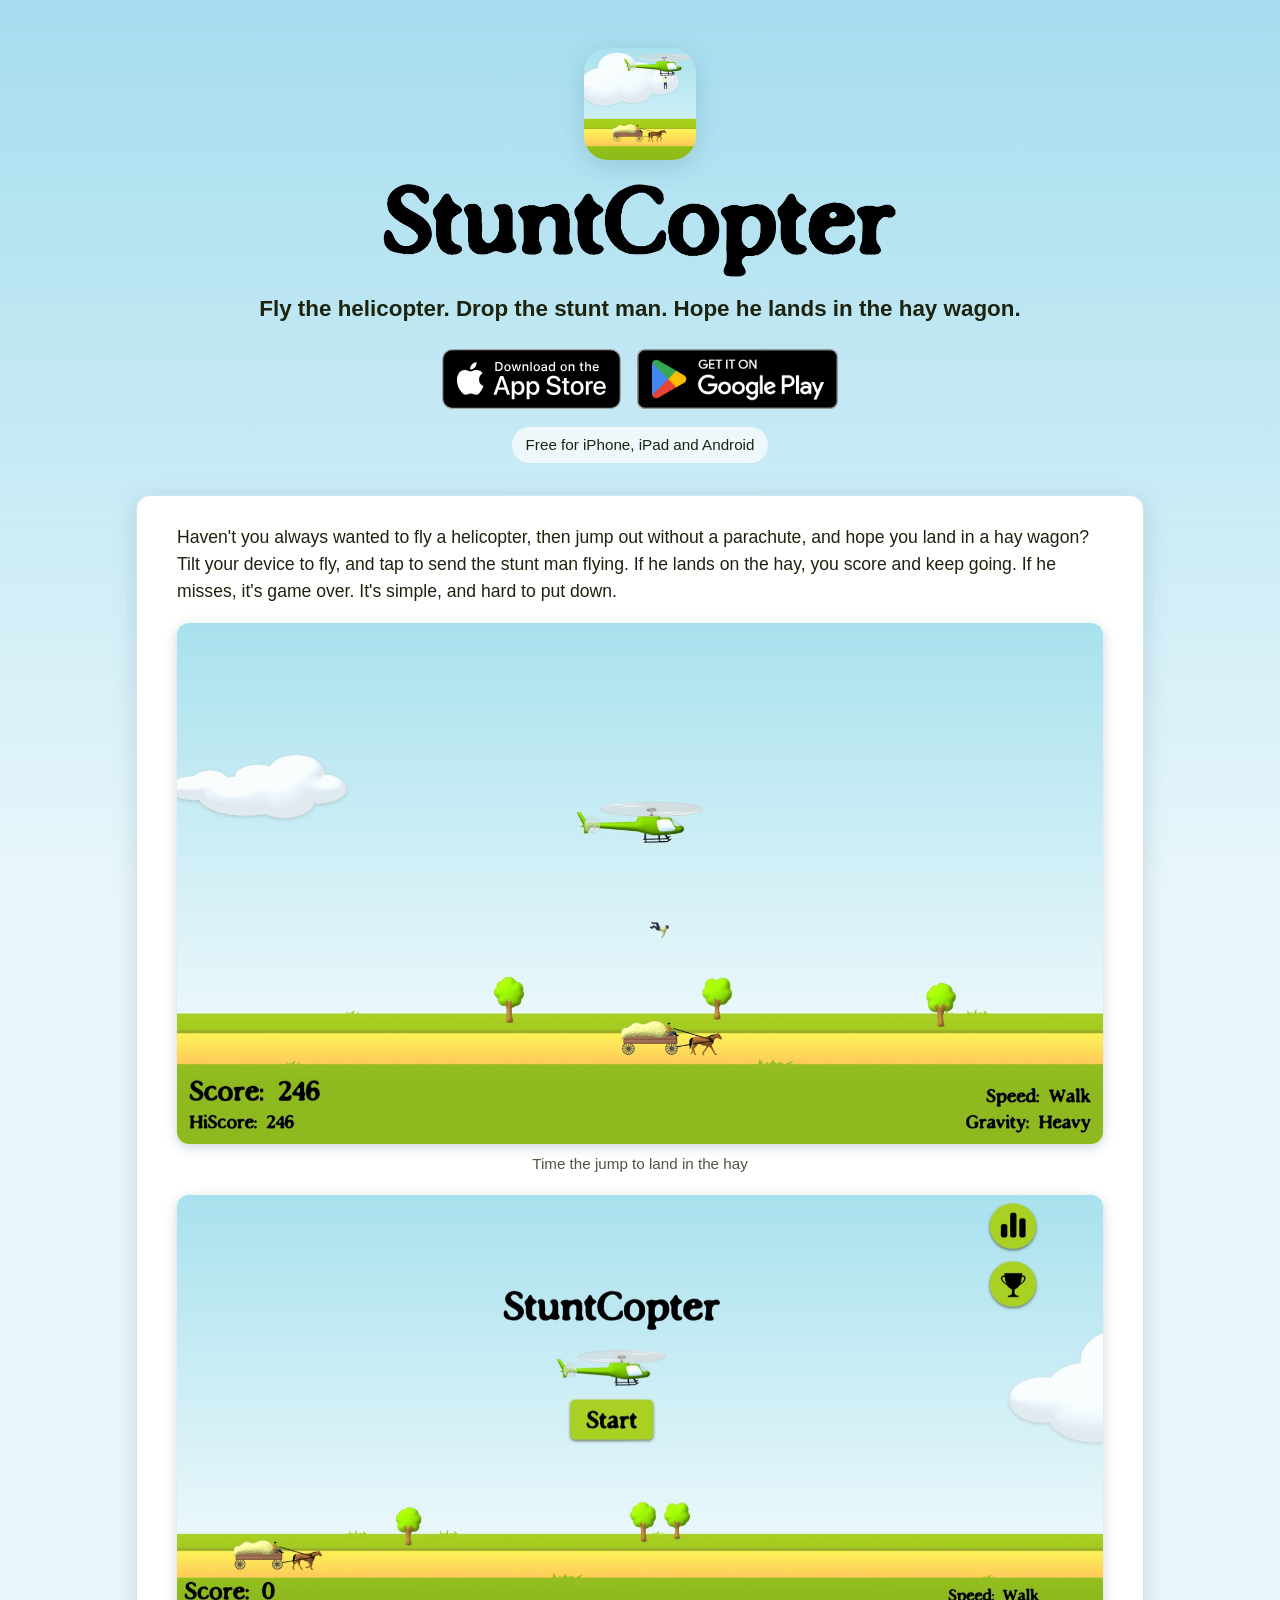
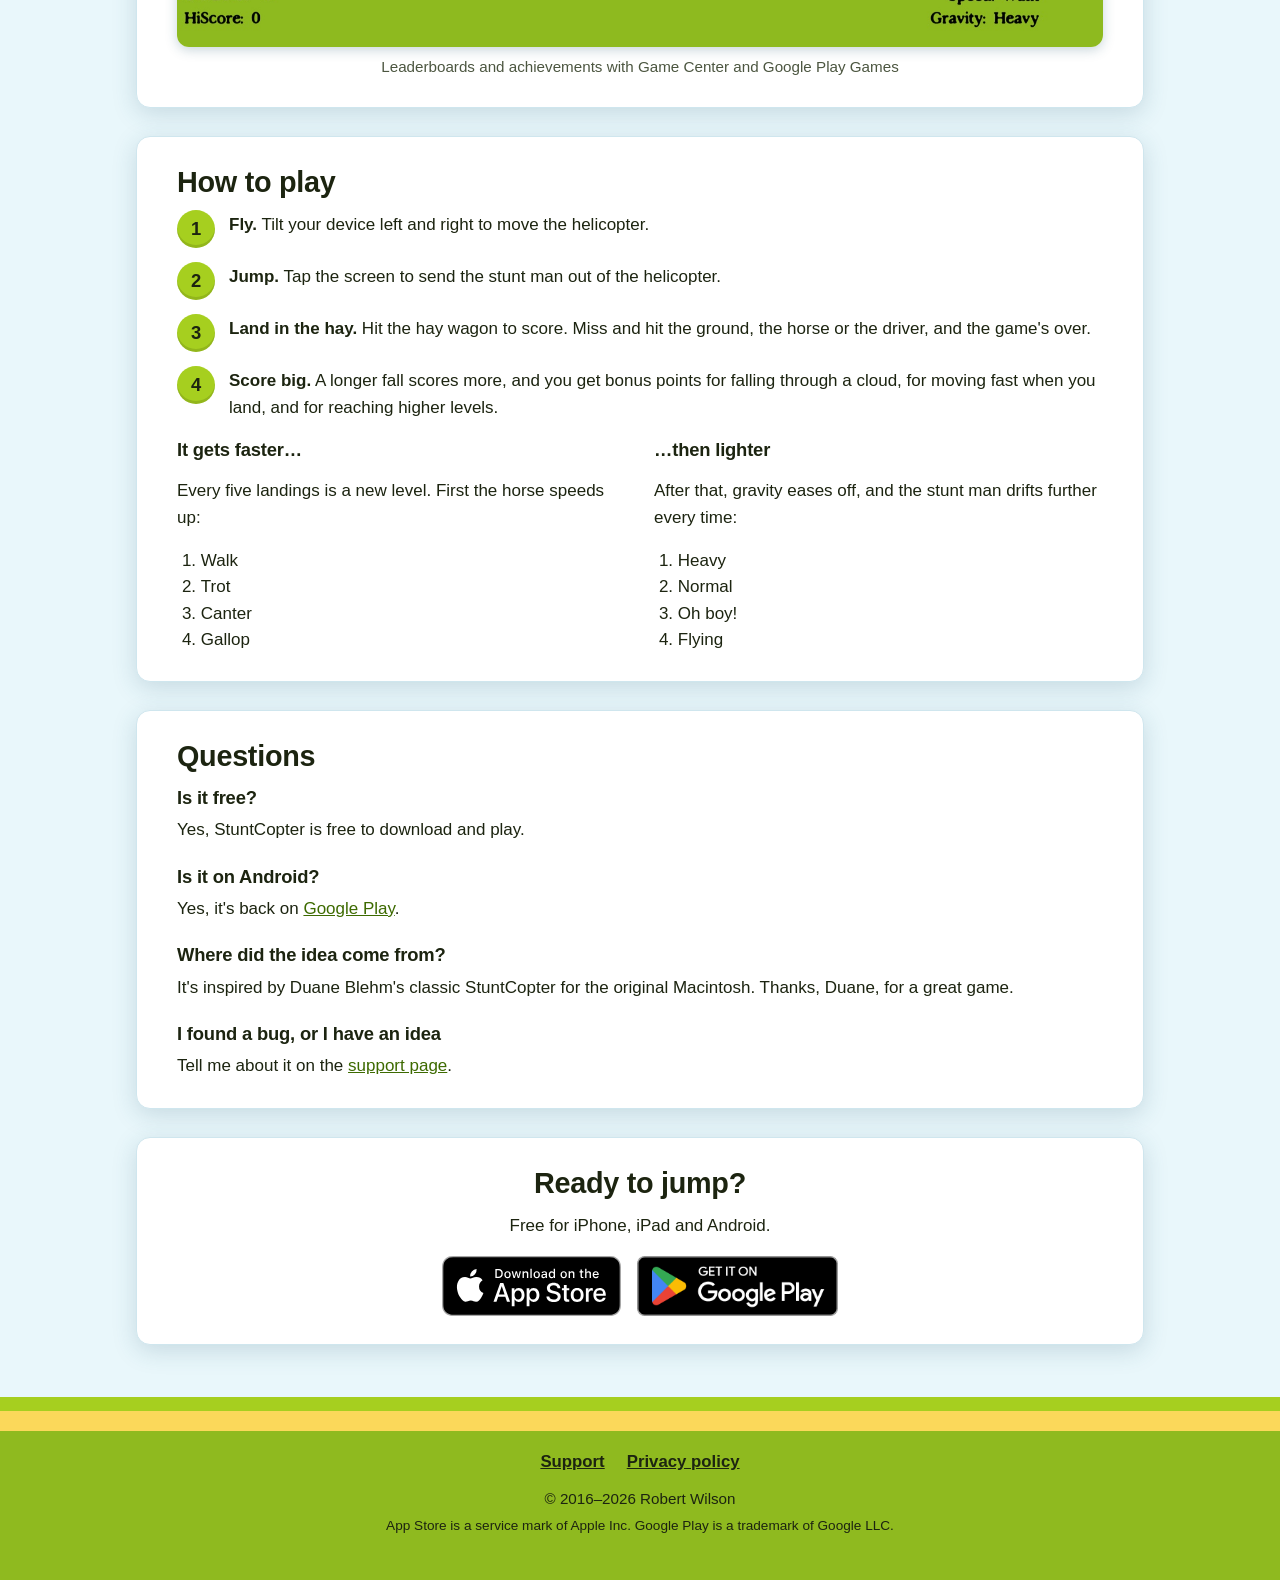
<file: index.html>
<!DOCTYPE html>
<html lang="en">
<head>
  <meta charset="utf-8">
  <meta name="viewport" content="width=device-width, initial-scale=1">
  <title>StuntCopter – Fly the helicopter, drop the stunt man, hit the hay wagon</title>
  <meta name="description" content="StuntCopter is a free arcade game for iPhone and iPad. Tilt to fly the helicopter, tap to send the stunt man flying, and land him in the moving hay wagon.">
  <link rel="canonical" href="https://stuntcopter.donwilson.net/">
  <meta name="apple-itunes-app" content="app-id=1094136174">
  <meta name="theme-color" content="#a5ddee">
  <link rel="icon" href="favicon.png" type="image/png">
  <link rel="apple-touch-icon" href="apple-touch-icon.png">
  <link rel="stylesheet" href="site.css">

  <meta property="og:type" content="website">
  <meta property="og:site_name" content="StuntCopter">
  <meta property="og:title" content="StuntCopter">
  <meta property="og:description" content="Tilt to fly, tap to jump, and land the stunt man in the hay wagon. Free for iPhone and iPad.">
  <meta property="og:url" content="https://stuntcopter.donwilson.net/">
  <meta property="og:image" content="https://stuntcopter.donwilson.net/images/og-image.jpg">
  <meta property="og:image:width" content="1200">
  <meta property="og:image:height" content="630">
  <meta property="og:image:alt" content="The stunt man falling from the helicopter toward the hay wagon">
  <meta name="twitter:card" content="summary_large_image">

  <script type="application/ld+json">
  {
    "@context": "https://schema.org",
    "@type": "MobileApplication",
    "name": "StuntCopter!",
    "operatingSystem": "iOS, Android",
    "applicationCategory": "GameApplication",
    "genre": "Arcade",
    "url": "https://stuntcopter.donwilson.net/",
    "installUrl": "https://apps.apple.com/app/id1094136174",
    "image": "https://stuntcopter.donwilson.net/images/icon.png",
    "screenshot": "https://stuntcopter.donwilson.net/images/screens/playing.jpg",
    "author": { "@type": "Person", "name": "Robert Wilson" },
    "offers": { "@type": "Offer", "price": "0", "priceCurrency": "USD" }
  }
  </script>
</head>
<body>
  <header class="hero wrap">
    <img class="icon" src="images/icon.png" width="112" height="112" alt="">
    <h1><img src="images/wordmark.png" width="1037" height="199" alt="StuntCopter"></h1>
    <p class="tagline">Fly the helicopter. Drop the stunt man. Hope he lands in the hay wagon.</p>
    <div class="badges">
      <a class="badge" href="https://apps.apple.com/app/id1094136174">
        <img src="images/app-store-badge.svg" width="180" height="60" alt="Download on the App Store">
      </a>
      <a class="badge" href="https://play.google.com/store/apps/details?id=org.cocos2dx.StuntCopter">
        <img src="images/google-play-badge.png" width="201" height="60" alt="Get it on Google Play">
      </a>
    </div>
    <div>
      <p class="facts">Free for iPhone, iPad and Android</p>
    </div>
  </header>

  <main class="wrap">
    <section class="panel">
      <p class="lead">Haven't you always wanted to fly a helicopter, then jump out without a parachute, and hope you land in a hay wagon? Tilt your device to fly, and tap to send the stunt man flying. If he lands on the hay, you score and keep going. If he misses, it's game over. It's simple, and hard to put down.</p>

      <div class="shots" aria-label="Screenshots">
        <figure>
          <img src="images/screens/playing-800.jpg" srcset="images/screens/playing-800.jpg 800w, images/screens/playing.jpg 1600w" sizes="(max-width: 1040px) 92vw, 960px" width="1600" height="900" alt="The stunt man falling from the green helicopter toward the hay wagon">
          <figcaption>Time the jump to land in the hay</figcaption>
        </figure>
        <figure>
          <img src="images/screens/title-800.jpg" srcset="images/screens/title-800.jpg 800w, images/screens/title.jpg 1600w" sizes="(max-width: 1040px) 92vw, 960px" width="1600" height="781" alt="The StuntCopter title screen with the Start button and the leaderboard and achievement buttons" loading="lazy">
          <figcaption>Leaderboards and achievements with Game Center and Google Play Games</figcaption>
        </figure>
      </div>
    </section>

    <section class="panel">
      <h2>How to play</h2>
      <ol class="steps">
        <li><strong>Fly.</strong> Tilt your device left and right to move the helicopter.</li>
        <li><strong>Jump.</strong> Tap the screen to send the stunt man out of the helicopter.</li>
        <li><strong>Land in the hay.</strong> Hit the hay wagon to score. Miss and hit the ground, the horse or the driver, and the game's over.</li>
        <li><strong>Score big.</strong> A longer fall scores more, and you get bonus points for falling through a cloud, for moving fast when you land, and for reaching higher levels.</li>
      </ol>

      <div class="levels">
        <div>
          <h3>It gets faster…</h3>
          <p>Every five landings is a new level. First the horse speeds up:</p>
          <ol>
            <li>Walk</li>
            <li>Trot</li>
            <li>Canter</li>
            <li>Gallop</li>
          </ol>
        </div>
        <div>
          <h3>…then lighter</h3>
          <p>After that, gravity eases off, and the stunt man drifts further every time:</p>
          <ol>
            <li>Heavy</li>
            <li>Normal</li>
            <li>Oh boy!</li>
            <li>Flying</li>
          </ol>
        </div>
      </div>
    </section>

    <section class="panel faq">
      <h2>Questions</h2>
      <h3>Is it free?</h3>
      <p>Yes, StuntCopter is free to download and play.</p>
      <h3>Is it on Android?</h3>
      <p>Yes, it's back on <a href="https://play.google.com/store/apps/details?id=org.cocos2dx.StuntCopter">Google Play</a>.</p>
      <h3>Where did the idea come from?</h3>
      <p>It's inspired by Duane Blehm's classic StuntCopter for the original Macintosh. Thanks, Duane, for a great game.</p>
      <h3>I found a bug, or I have an idea</h3>
      <p>Tell me about it on the <a href="support">support page</a>.</p>
    </section>

    <section class="panel cta">
      <h2>Ready to jump?</h2>
      <p>Free for iPhone, iPad and Android.</p>
      <div class="badges">
        <a class="badge" href="https://apps.apple.com/app/id1094136174">
          <img src="images/app-store-badge.svg" width="180" height="60" alt="Download on the App Store" loading="lazy">
        </a>
        <a class="badge" href="https://play.google.com/store/apps/details?id=org.cocos2dx.StuntCopter">
          <img src="images/google-play-badge.png" width="201" height="60" alt="Get it on Google Play" loading="lazy">
        </a>
      </div>
    </section>
  </main>

  <footer>
    <nav>
      <a href="support">Support</a>
      <a href="privacy">Privacy policy</a>
    </nav>
    <p>© 2016–2026 Robert Wilson</p>
    <p class="fine">App Store is a service mark of Apple Inc. Google Play is a trademark of Google LLC.</p>
  </footer>
</body>
</html>
</file>
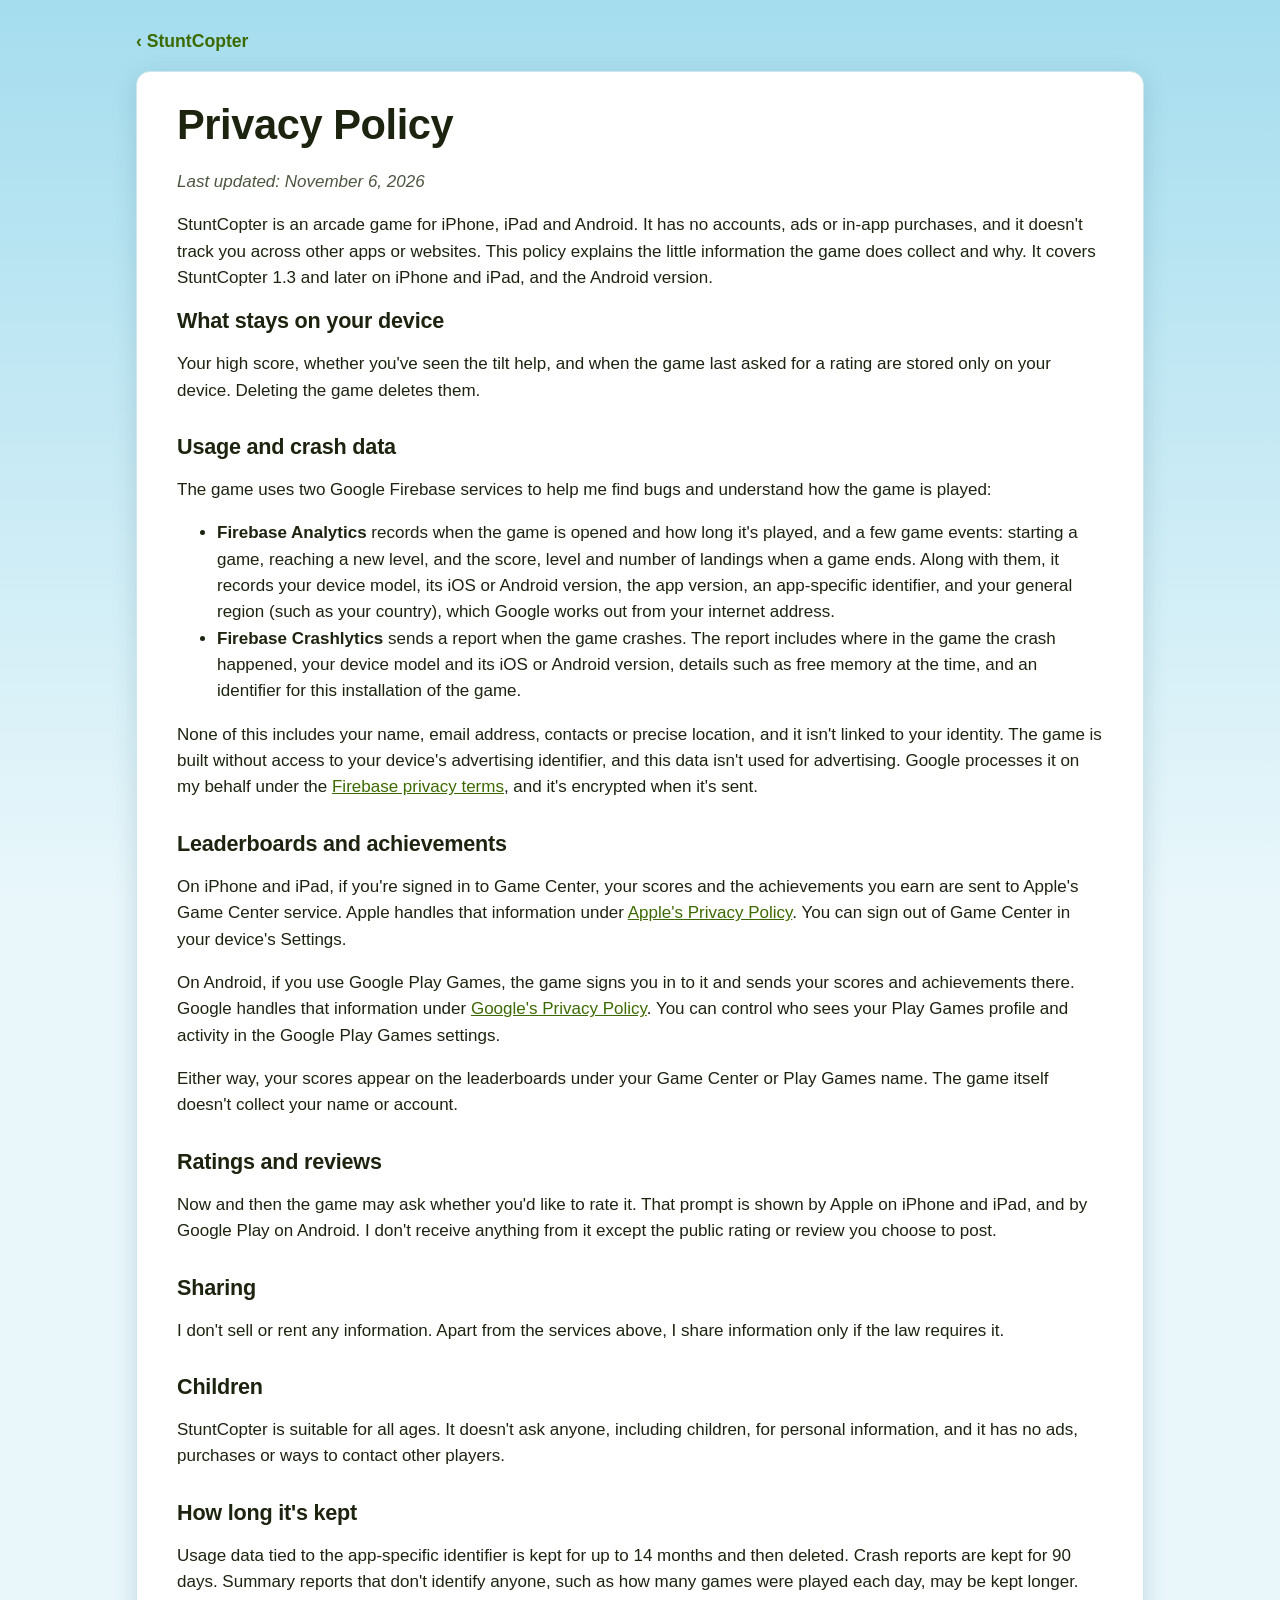
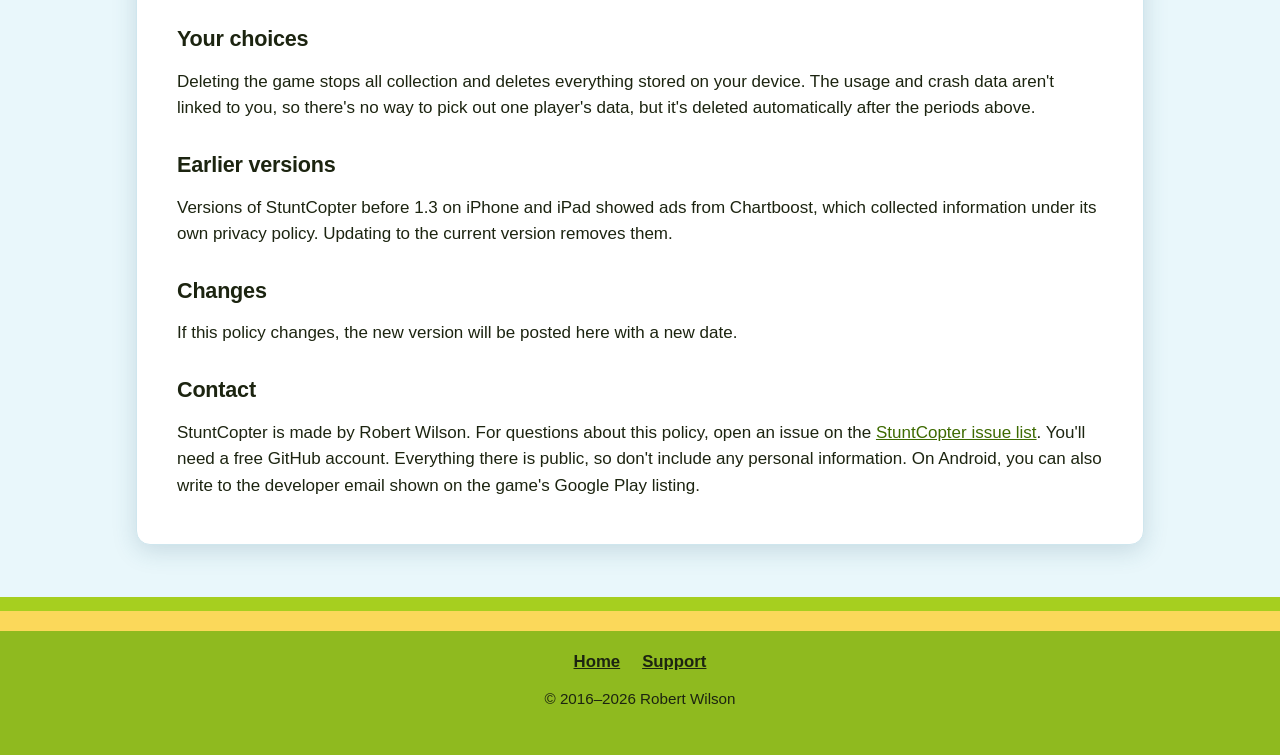
<file: privacy.html>
<!DOCTYPE html>
<html lang="en">
<head>
  <meta charset="utf-8">
  <meta name="viewport" content="width=device-width, initial-scale=1">
  <title>Privacy Policy – StuntCopter</title>
  <meta name="description" content="How the StuntCopter game handles your information: no accounts, no ads, no tracking, and only anonymous usage and crash data.">
  <link rel="canonical" href="https://stuntcopter.donwilson.net/privacy">
  <meta name="apple-itunes-app" content="app-id=1094136174">
  <meta name="theme-color" content="#a5ddee">
  <link rel="icon" href="favicon.png" type="image/png">
  <link rel="apple-touch-icon" href="apple-touch-icon.png">
  <link rel="stylesheet" href="site.css">
</head>
<body>
  <main class="wrap">
    <a class="back" href="./">‹ StuntCopter</a>

    <article class="panel doc">
      <h1>Privacy Policy</h1>
      <p class="updated">Last updated: November 6, 2026</p>

      <p>StuntCopter is an arcade game for iPhone, iPad and Android. It has no accounts, ads or in-app purchases, and it doesn't track you across other apps or websites. This policy explains the little information the game does collect and why. It covers StuntCopter 1.3 and later on iPhone and iPad, and the Android version.</p>

      <h2>What stays on your device</h2>
      <p>Your high score, whether you've seen the tilt help, and when the game last asked for a rating are stored only on your device. Deleting the game deletes them.</p>

      <h2>Usage and crash data</h2>
      <p>The game uses two Google Firebase services to help me find bugs and understand how the game is played:</p>
      <ul>
        <li><strong>Firebase Analytics</strong> records when the game is opened and how long it's played, and a few game events: starting a game, reaching a new level, and the score, level and number of landings when a game ends. Along with them, it records your device model, its iOS or Android version, the app version, an app-specific identifier, and your general region (such as your country), which Google works out from your internet address.</li>
        <li><strong>Firebase Crashlytics</strong> sends a report when the game crashes. The report includes where in the game the crash happened, your device model and its iOS or Android version, details such as free memory at the time, and an identifier for this installation of the game.</li>
      </ul>
      <p>None of this includes your name, email address, contacts or precise location, and it isn't linked to your identity. The game is built without access to your device's advertising identifier, and this data isn't used for advertising. Google processes it on my behalf under the <a href="https://firebase.google.com/support/privacy">Firebase privacy terms</a>, and it's encrypted when it's sent.</p>

      <h2>Leaderboards and achievements</h2>
      <p>On iPhone and iPad, if you're signed in to Game Center, your scores and the achievements you earn are sent to Apple's Game Center service. Apple handles that information under <a href="https://www.apple.com/legal/privacy/">Apple's Privacy Policy</a>. You can sign out of Game Center in your device's Settings.</p>
      <p>On Android, if you use Google Play Games, the game signs you in to it and sends your scores and achievements there. Google handles that information under <a href="https://policies.google.com/privacy">Google's Privacy Policy</a>. You can control who sees your Play Games profile and activity in the Google Play Games settings.</p>
      <p>Either way, your scores appear on the leaderboards under your Game Center or Play Games name. The game itself doesn't collect your name or account.</p>

      <h2>Ratings and reviews</h2>
      <p>Now and then the game may ask whether you'd like to rate it. That prompt is shown by Apple on iPhone and iPad, and by Google Play on Android. I don't receive anything from it except the public rating or review you choose to post.</p>

      <h2>Sharing</h2>
      <p>I don't sell or rent any information. Apart from the services above, I share information only if the law requires it.</p>

      <h2>Children</h2>
      <p>StuntCopter is suitable for all ages. It doesn't ask anyone, including children, for personal information, and it has no ads, purchases or ways to contact other players.</p>

      <h2>How long it's kept</h2>
      <p>Usage data tied to the app-specific identifier is kept for up to 14 months and then deleted. Crash reports are kept for 90 days. Summary reports that don't identify anyone, such as how many games were played each day, may be kept longer.</p>

      <h2>Your choices</h2>
      <p>Deleting the game stops all collection and deletes everything stored on your device. The usage and crash data aren't linked to you, so there's no way to pick out one player's data, but it's deleted automatically after the periods above.</p>

      <h2>Earlier versions</h2>
      <p>Versions of StuntCopter before 1.3 on iPhone and iPad showed ads from Chartboost, which collected information under its own privacy policy. Updating to the current version removes them.</p>

      <h2>Changes</h2>
      <p>If this policy changes, the new version will be posted here with a new date.</p>

      <h2>Contact</h2>
      <p>StuntCopter is made by Robert Wilson. For questions about this policy, open an issue on the <a href="https://github.com/dontangg/stuntcopter.donwilson.net/issues">StuntCopter issue list</a>. You'll need a free GitHub account. Everything there is public, so don't include any personal information. On Android, you can also write to the developer email shown on the game's Google Play listing.</p>
    </article>
  </main>

  <footer>
    <nav>
      <a href="./">Home</a>
      <a href="support">Support</a>
    </nav>
    <p>© 2016–2026 Robert Wilson</p>
  </footer>
</body>
</html>
</file>
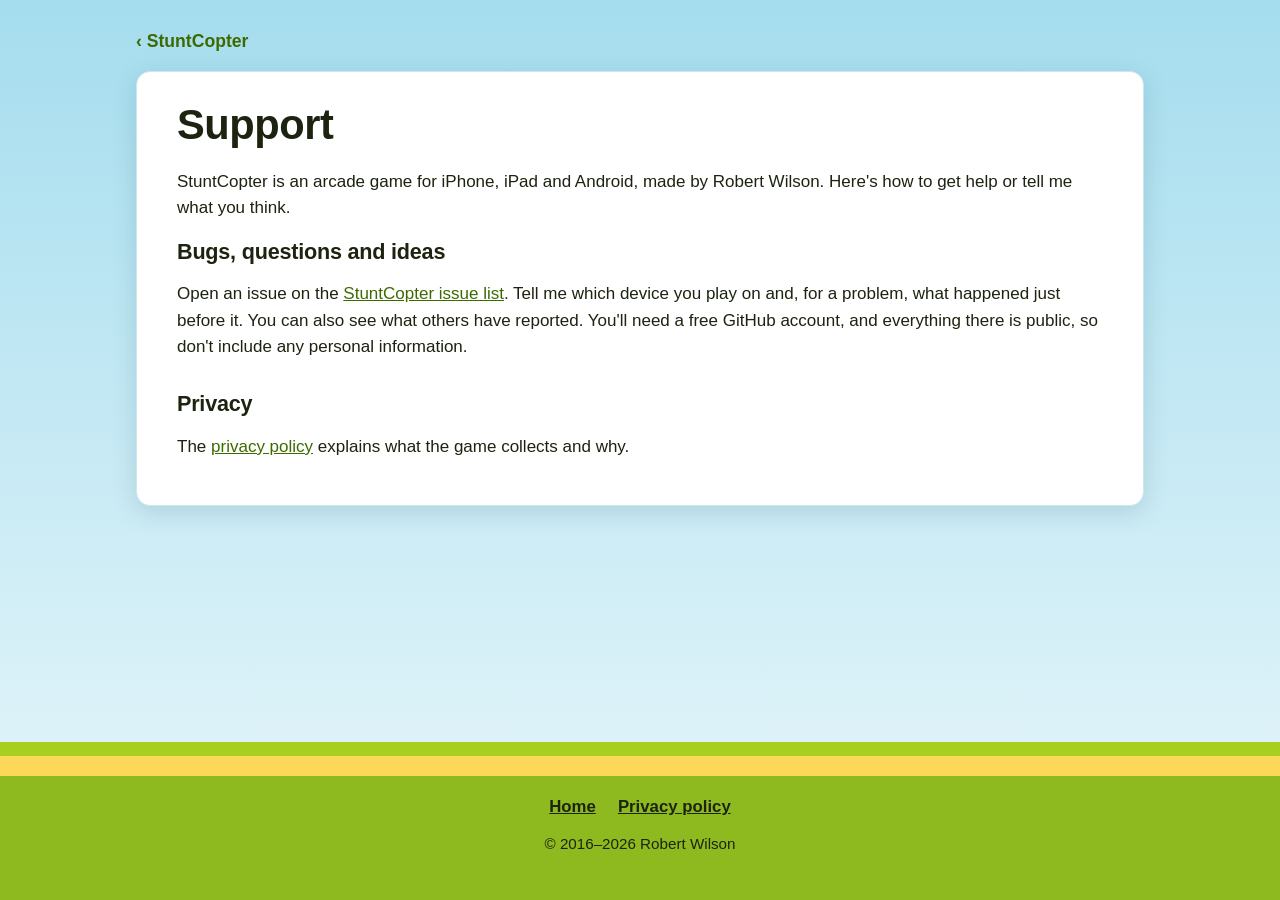
<file: support.html>
<!DOCTYPE html>
<html lang="en">
<head>
  <meta charset="utf-8">
  <meta name="viewport" content="width=device-width, initial-scale=1">
  <title>Support – StuntCopter</title>
  <meta name="description" content="How to get help with the StuntCopter game, report a bug or suggest an idea.">
  <link rel="canonical" href="https://stuntcopter.donwilson.net/support">
  <meta name="apple-itunes-app" content="app-id=1094136174">
  <meta name="theme-color" content="#a5ddee">
  <link rel="icon" href="favicon.png" type="image/png">
  <link rel="apple-touch-icon" href="apple-touch-icon.png">
  <link rel="stylesheet" href="site.css">
</head>
<body>
  <main class="wrap">
    <a class="back" href="./">‹ StuntCopter</a>

    <article class="panel doc">
      <h1>Support</h1>

      <p>StuntCopter is an arcade game for iPhone, iPad and Android, made by Robert Wilson. Here's how to get help or tell me what you think.</p>

      <h2>Bugs, questions and ideas</h2>
      <p>Open an issue on the <a href="https://github.com/dontangg/stuntcopter.donwilson.net/issues">StuntCopter issue list</a>. Tell me which device you play on and, for a problem, what happened just before it. You can also see what others have reported. You'll need a free GitHub account, and everything there is public, so don't include any personal information.</p>

      <h2>Privacy</h2>
      <p>The <a href="privacy">privacy policy</a> explains what the game collects and why.</p>
    </article>
  </main>

  <footer>
    <nav>
      <a href="./">Home</a>
      <a href="privacy">Privacy policy</a>
    </nav>
    <p>© 2016–2026 Robert Wilson</p>
  </footer>
</body>
</html>
</file>
<file: site.css>
/* StuntCopter website. The look follows the game: a sky that fades toward the
   horizon, content on white panels, and the grass and dirt road at the bottom. */

:root {
  --ink: #1c2410;
  --ink-soft: #4c5640;
  --sky-top: #a5ddee;
  --sky-low: #e9f7fb;
  --panel: #ffffff;
  --panel-edge: #cfe6ee;
  --lime: #a6cf1f;
  --lime-dark: #8fba1f;
  --road: #fbd85a;
  --accent: #3d6a00;
  --accent-dark: #2b4d00;
  --radius: 14px;
  --shadow: 0 6px 24px rgba(40, 90, 110, 0.18);
  --body: -apple-system, BlinkMacSystemFont, "Segoe UI", Roboto, "Helvetica Neue", Arial, sans-serif;
}

* { box-sizing: border-box; }

html { -webkit-text-size-adjust: 100%; }

body {
  margin: 0;
  color: var(--ink);
  font-family: var(--body);
  font-size: 17px;
  line-height: 1.55;
  background: linear-gradient(var(--sky-top), var(--sky-low) 900px) var(--sky-low);
  min-height: 100vh;
  display: flex;
  flex-direction: column;
}

main { flex: 1; width: 100%; }

img { max-width: 100%; height: auto; display: block; }

a { color: var(--accent); }
a:hover { color: var(--accent-dark); }

h1, h2, h3 { font-weight: 800; line-height: 1.2; margin: 0 0 0.45em; letter-spacing: -0.01em; }
h1 { font-size: clamp(2rem, 6vw, 2.6rem); }
h2 { font-size: clamp(1.45rem, 4vw, 1.8rem); }
h3 { font-size: 1.15rem; }

/* Only side padding here, so sections can set their own top and bottom */
.wrap { max-width: 1040px; margin: 0 auto; padding-left: 16px; padding-right: 16px; }

/* Hero */

.hero { padding-top: 48px; padding-bottom: 32px; text-align: center; }
.hero .icon {
  width: 112px; height: 112px; margin: 0 auto 20px;
  border-radius: 24px; box-shadow: var(--shadow);
}
.hero h1 { margin: 0 auto 0.3em; max-width: min(520px, 90%); }
.hero h1 img { width: 100%; }
.hero .tagline {
  font-size: clamp(1.15rem, 3.2vw, 1.4rem); font-weight: 600;
  margin: 0 auto 22px; max-width: 36em;
}
.badges { display: flex; flex-wrap: wrap; justify-content: center; align-items: center; gap: 12px 16px; }
.badge { display: inline-block; }
.badge img { height: 60px; width: auto; }
.facts {
  display: inline-block; margin: 18px 0 0; padding: 6px 14px;
  background: rgba(255, 255, 255, 0.7); border-radius: 999px; font-size: 0.95rem;
}

/* Panels */

.panel {
  background: var(--panel);
  border: 1px solid var(--panel-edge);
  border-radius: var(--radius);
  box-shadow: var(--shadow);
  padding: 28px clamp(18px, 4vw, 40px);
  margin: 0 0 28px;
}
.panel > p:first-of-type { margin-top: 0; }
.lead { font-size: 1.1rem; }

/* Screenshots */

.shots { display: grid; gap: 20px; margin-top: 8px; }
.shots figure { margin: 0; }
.shots img { border-radius: 12px; box-shadow: 0 3px 12px rgba(40, 90, 110, 0.25); width: 100%; }
.shots figcaption { font-size: 0.95rem; color: var(--ink-soft); margin-top: 8px; text-align: center; }

/* How to play */

.steps { counter-reset: step; list-style: none; padding: 0; margin: 0; display: grid; gap: 14px; }
.steps li { counter-increment: step; position: relative; padding-left: 52px; min-height: 38px; }
.steps li::before {
  content: counter(step); position: absolute; left: 0; top: -2px;
  width: 38px; height: 38px; border-radius: 50%;
  background: var(--lime); color: var(--ink); font-weight: 800; font-size: 1.15rem;
  display: flex; align-items: center; justify-content: center;
  box-shadow: inset 0 -3px 0 rgba(0, 0, 0, 0.12);
}

.levels { display: grid; grid-template-columns: repeat(auto-fit, minmax(220px, 1fr)); gap: 16px 28px; margin-top: 18px; }
.levels h3 { margin-bottom: 0.3em; }
.levels ol { margin: 0; padding-left: 1.4em; }

/* Questions */

.faq h3 { margin-top: 1.2em; }
.faq h2 + h3 { margin-top: 0.3em; }
.faq p { margin: 0; }

/* Call to action */

.cta { text-align: center; }
.cta p { margin: 0 0 16px; }

/* Long-form pages (privacy, support) */

.doc h2 { margin-top: 1.4em; font-size: 1.35rem; }
.doc h2:first-of-type { margin-top: 0.6em; }
.doc .updated { color: var(--ink-soft); font-style: italic; }
.back { display: inline-block; margin: 28px 0 16px; font-weight: 700; font-size: 1.1rem; text-decoration: none; }
.back:hover { text-decoration: underline; }

/* Footer: the grass and the dirt road from the game */

footer {
  margin-top: 24px;
  background: linear-gradient(var(--lime) 0 14px, var(--road) 14px 34px, var(--lime-dark) 34px);
  color: var(--ink);
  text-align: center; font-size: 0.95rem;
  padding: 52px 16px calc(40px + env(safe-area-inset-bottom));
}
footer a { color: var(--ink); }
footer a:hover { color: var(--accent-dark); }
footer nav { display: flex; flex-wrap: wrap; justify-content: center; gap: 6px 22px; margin-bottom: 12px; font-size: 1.05rem; font-weight: 600; }
footer p { margin: 0.3em auto; max-width: 44em; }
footer .fine { font-size: 0.85rem; }
</file>
